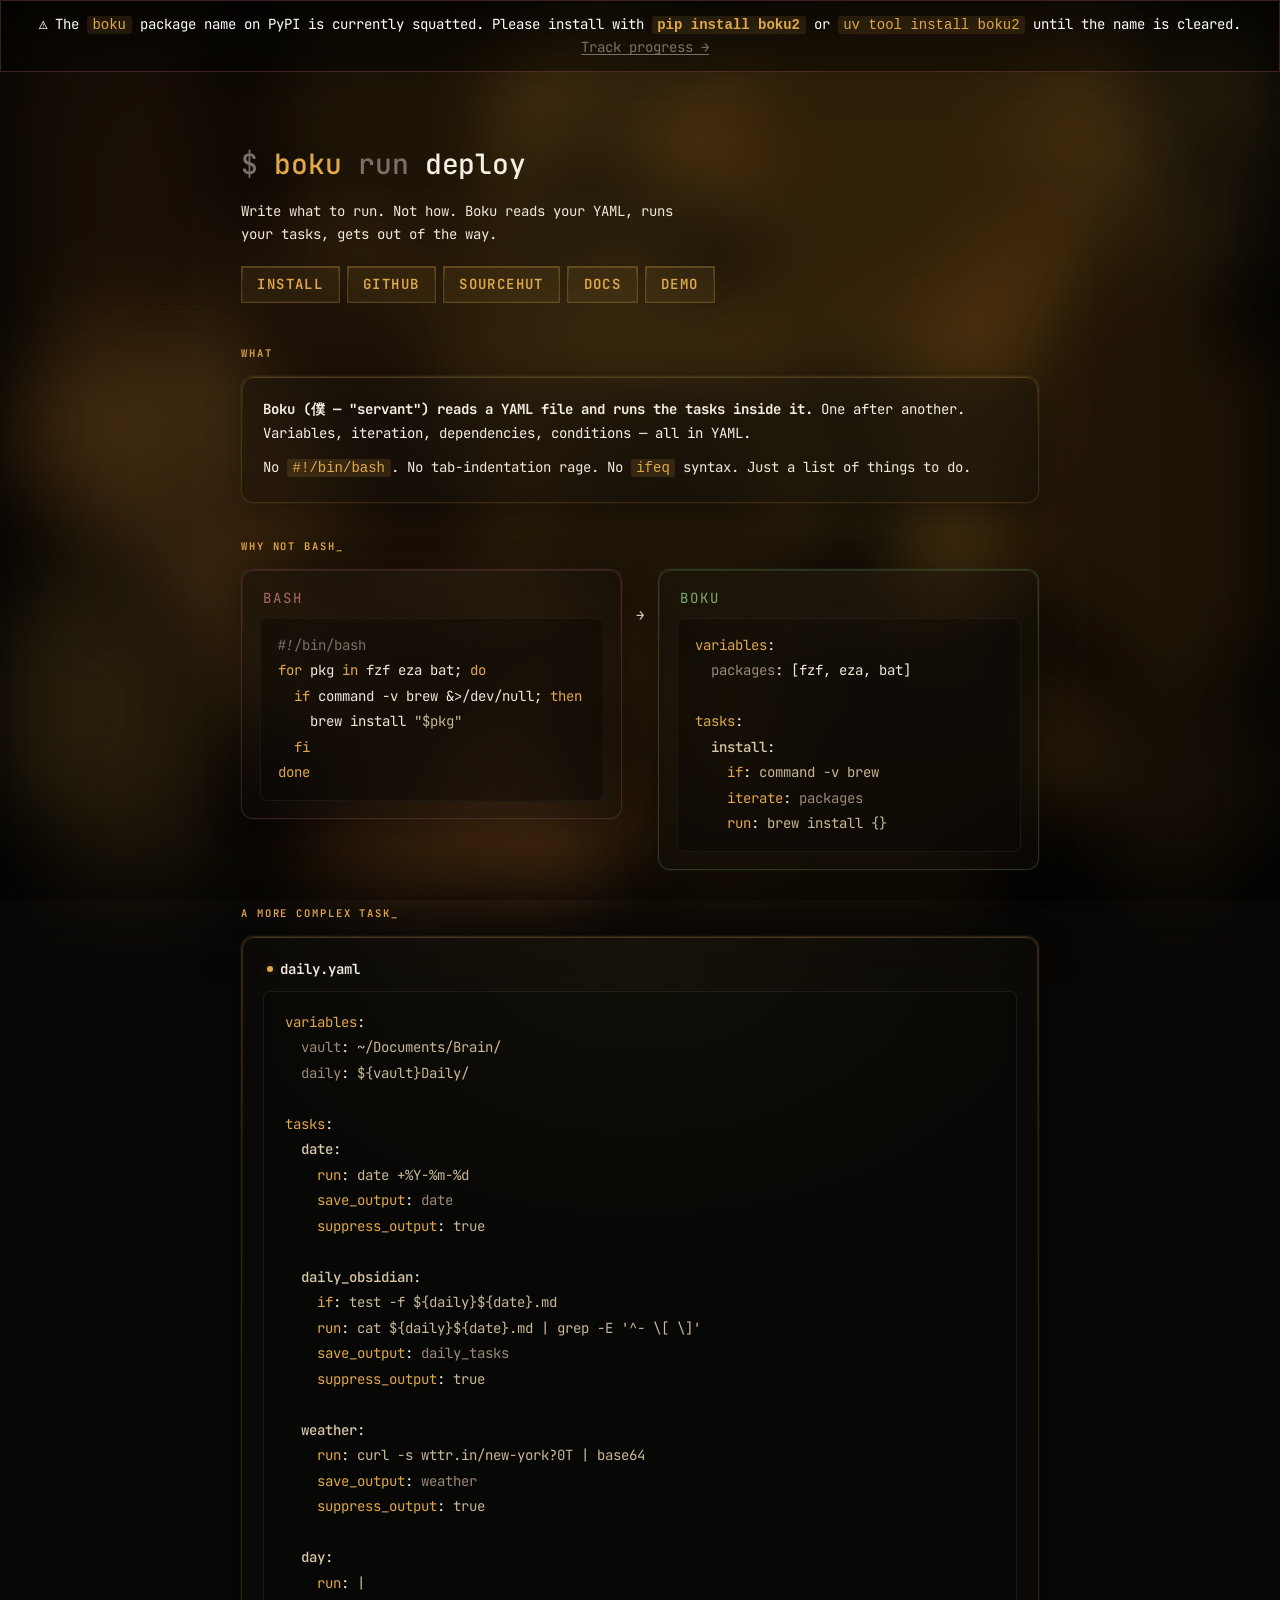
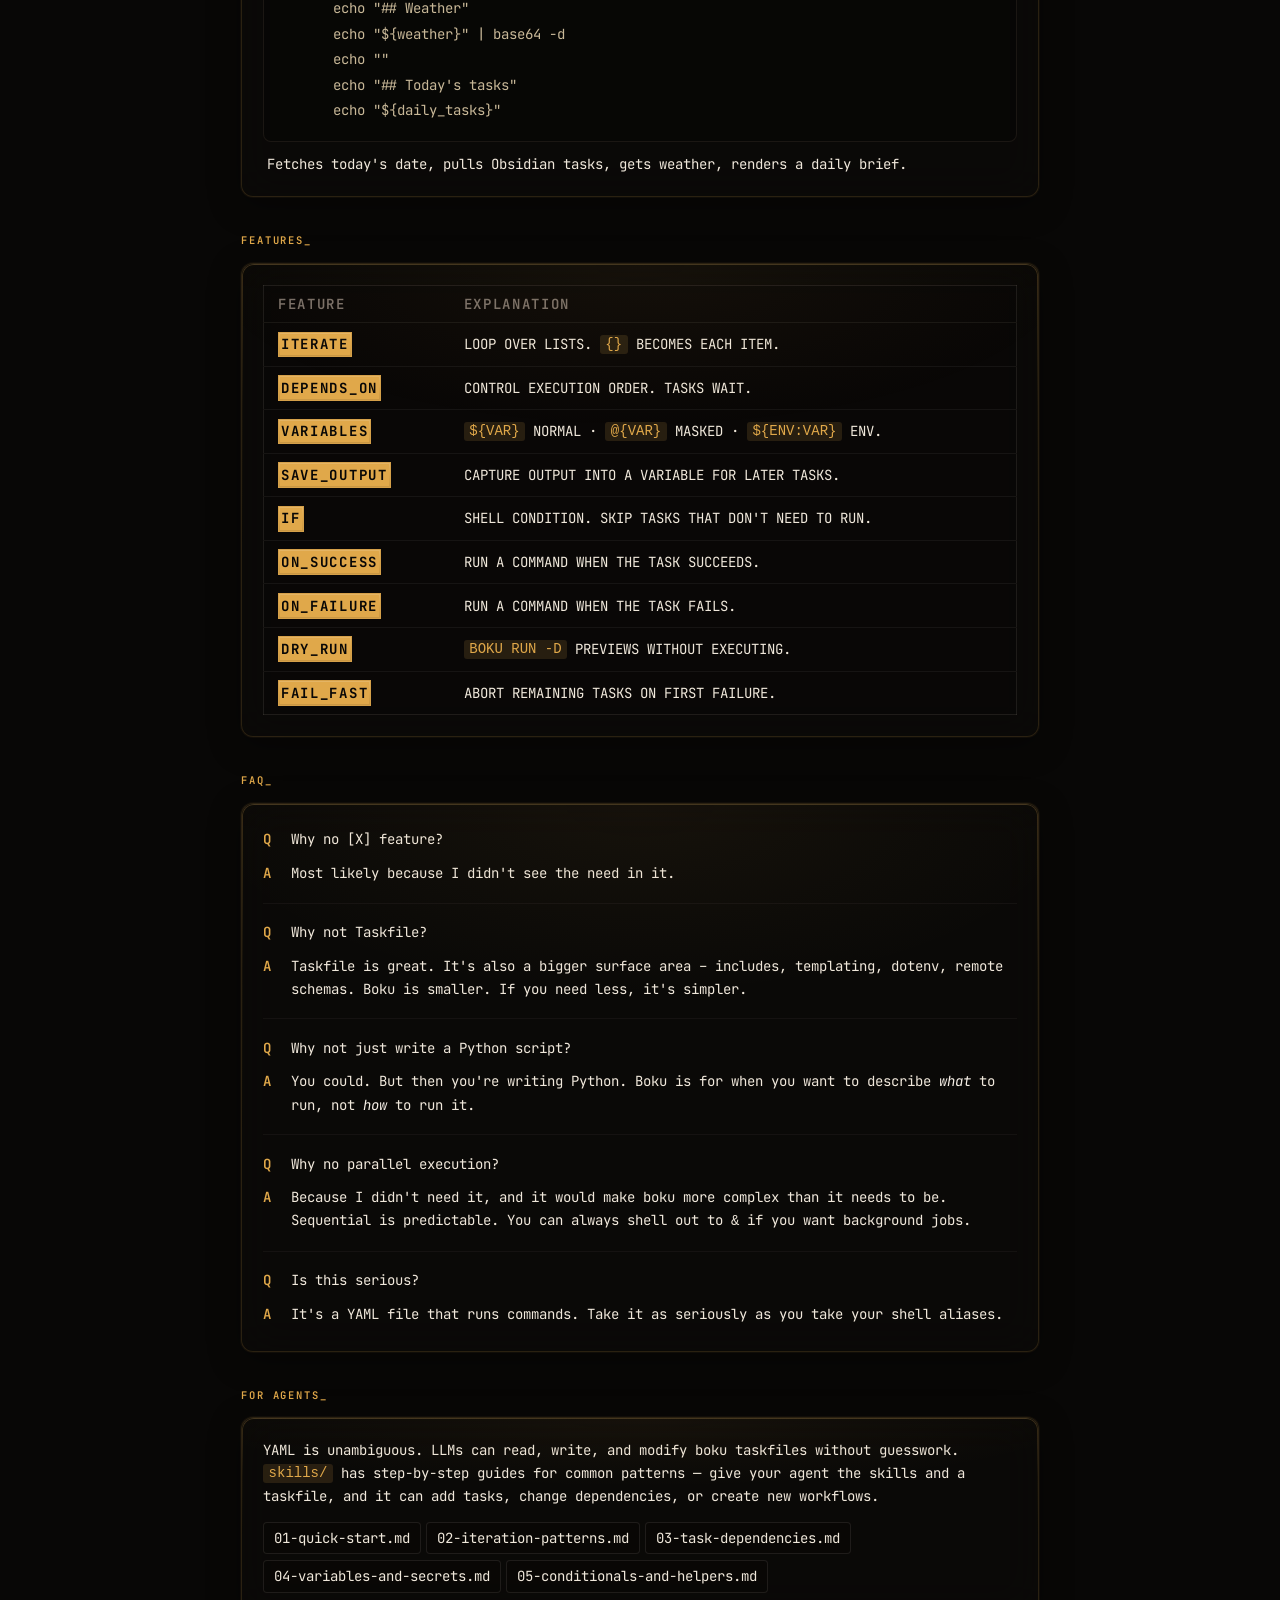
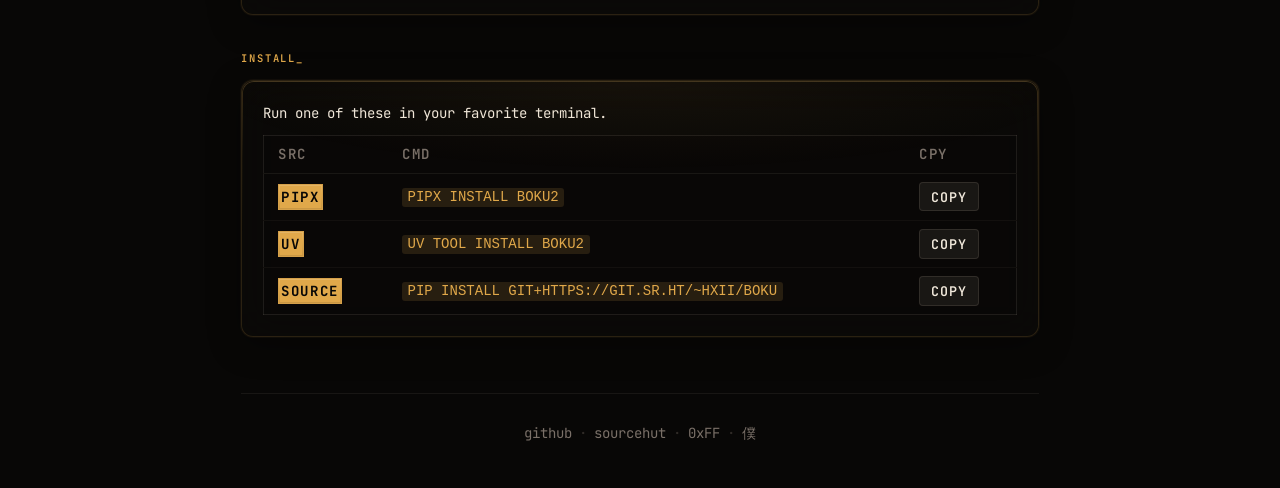
<file: web/index.html>
<!doctype html>
<html lang="en">
  <head>
    <meta charset="UTF-8">
    <meta name="viewport" content="width=device-width, initial-scale=1.0">
    <title>boku — YAML task runner</title>
    <link rel="preconnect" href="https://fonts.googleapis.com">
    <link rel="preconnect" href="https://fonts.gstatic.com" crossorigin>
    <link
      href="https://fonts.googleapis.com/css2?family=JetBrains+Mono:wght@300;400;500;600;700&display=swap"
      rel="stylesheet">
    <link rel="stylesheet" href="style.css">
  </head>
  <body>
    <canvas id="bgCanvas"></canvas>
    <div class="scanlines"></div>
    <div class="vignette"></div>

    <!-- ═══ NAME WARNING ═══ -->
    <div class="warning-banner">
      <span class="warning-icon">⚠️</span>
      The <code>boku</code> package name on PyPI is currently squatted. Please
      install with <strong><code>pip install boku2</code></strong> or
      <code>uv tool install boku2</code> until the name is cleared.
      <a
        href="https://github.com/pypi/support/issues/10729"
        class="warning-link"
        >Track progress →</a
      >
    </div>

    <div class="page">
      <!-- ═══ HERO ═══ -->
      <header class="hero">
        <div class="prompt">
          <span class="dollar">$</span> <span class="cmd crt-glow">boku</span>
          <span class="dim">run</span>
          <span class="scramble crt-glow" id="scramble">deploy</span
          ><span class="cursor crt-glow">█</span>
        </div>
        <p class="tagline">
          Write what to run. Not how. Boku reads your YAML, runs your tasks,
          gets out of the way.
        </p>
        <nav class="hero-nav">
          <a href="#install" class="pixel-btn">install</a>
          <a href="https://github.com/hxii/boku" class="pixel-btn">github</a>
          <a href="https://git.sr.ht/~hxii/boku" class="pixel-btn">sourcehut</a>
          <a
            href="https://github.com/hxii/boku/blob/main/docs/getting-started.md"
            class="pixel-btn"
            >Docs</a
          >
          <a
            href="https://asciinema.org/a/IFzd7KtoQtGOAL18ZZVEy49eq"
            class="pixel-btn"
            >demo</a
          >
        </nav>
      </header>

      <!-- ═══ WHAT ═══ -->
      <section class="intro">
        <h2>what</h2>
        <div class="glass-card">
          <p>
            <strong
              >Boku (僕 — "servant") reads a YAML file and runs the tasks inside
              it.</strong
            >
            One after another. Variables, iteration, dependencies, conditions —
            all in YAML.
          </p>
          <p class="dim">
            No <code>#!/bin/bash</code>. No tab-indentation rage. No
            <code>ifeq</code> syntax. Just a list of things to do.
          </p>
        </div>
      </section>

      <!-- ═══ WHY NOT BASH ═══ -->
      <section class="why">
        <h2>why not bash_</h2>
        <div class="compare">
          <div class="glass-card compare-card compare-bad">
            <div class="compare-label">bash</div>
            <pre class="code-block"><code><span class="dim">#!/bin/bash</span>
<span class="k">for</span> pkg <span class="k">in</span> fzf eza bat; <span class="k">do</span>
  <span class="k">if</span> command -v brew &>/dev/null; <span class="k">then</span>
    brew install <span class="s">"$pkg"</span>
  <span class="k">fi</span>
<span class="k">done</span></code></pre>
          </div>
          <div class="compare-arrow">→</div>
          <div class="glass-card compare-card compare-good">
            <div class="compare-label">boku</div>
            <pre class="code-block"><code><span class="k">variables</span>:
  <span class="v">packages</span>: [fzf, eza, bat]

<span class="k">tasks</span>:
  <span class="t">install</span>:
    <span class="k">if</span>: <span class="s">command -v brew</span>
    <span class="k">iterate</span>: <span class="v">packages</span>
    <span class="k">run</span>: <span class="s">brew install {}</span></code></pre>
          </div>
        </div>
      </section>

      <!-- ═══ COMPLEX EXAMPLE ═══ -->
      <section class="complex-example">
        <h2>a more complex task_</h2>
        <div class="glass-card">
          <div class="example-header">
            <span class="example-dot"></span>
            <span class="example-title">daily.yaml</span>
          </div>
          <pre class="code-block"><code><span class="k">variables</span>:
  <span class="v">vault</span>: <span class="s">~/Documents/Brain/</span>
  <span class="v">daily</span>: <span class="s">${vault}Daily/</span>

<span class="k">tasks</span>:
  <span class="t">date</span>:
    <span class="k">run</span>: <span class="s">date +%Y-%m-%d</span>
    <span class="k">save_output</span>: <span class="v">date</span>
    <span class="k">suppress_output</span>: <span class="s">true</span>

  <span class="t">daily_obsidian</span>:
    <span class="k">if</span>: <span class="s">test -f ${daily}${date}.md</span>
    <span class="k">run</span>: <span class="s">cat ${daily}${date}.md | grep -E '^- \[ \]'</span>
    <span class="k">save_output</span>: <span class="v">daily_tasks</span>
    <span class="k">suppress_output</span>: <span class="s">true</span>

  <span class="t">weather</span>:
    <span class="k">run</span>: <span class="s">curl -s wttr.in/new-york?0T | base64</span>
    <span class="k">save_output</span>: <span class="v">weather</span>
    <span class="k">suppress_output</span>: <span class="s">true</span>

  <span class="t">day</span>:
    <span class="k">run</span>: <span class="s">|</span>
      <span class="s">echo "## Weather"</span>
      <span class="s">echo "${weather}" | base64 -d</span>
      <span class="s">echo ""</span>
      <span class="s">echo "## Today's tasks"</span>
      <span class="s">echo "${daily_tasks}"</span></code></pre>
          <p class="example-desc">
            Fetches today's date, pulls Obsidian tasks, gets weather, renders a
            daily brief.
          </p>
        </div>
      </section>

      <!-- ═══ FEATURES ═══ -->
      <section class="features">
        <h2>features_</h2>
        <div class="glass-card">
          <table>
            <tbody>
              <tr>
                <th>feature</th>
                <th>explanation</th>
              </tr>
              <tr>
                <td>
                  <span class="label" style="animation-delay: 0s">iterate</span>
                </td>
                <td>Loop over lists. <code>{}</code> becomes each item.</td>
              </tr>
              <tr>
                <td>
                  <span class="label" style="animation-delay: -1s"
                    >depends_on</span
                  >
                </td>
                <td>Control execution order. Tasks wait.</td>
              </tr>
              <tr>
                <td>
                  <span class="label" style="animation-delay: -2s"
                    >variables</span
                  >
                </td>
                <td>
                  <code>${var}</code> normal · <code>@{var}</code> masked ·
                  <code>${env:VAR}</code> env.
                </td>
              </tr>
              <tr>
                <td>
                  <span class="label" style="animation-delay: -3s"
                    >save_output</span
                  >
                </td>
                <td>Capture output into a variable for later tasks.</td>
              </tr>
              <tr>
                <td>
                  <span class="label" style="animation-delay: -4s">if</span>
                </td>
                <td>Shell condition. Skip tasks that don't need to run.</td>
              </tr>
              <tr>
                <td>
                  <span class="label" style="animation-delay: -5s"
                    >on_success</span
                  >
                </td>
                <td>Run a command when the task succeeds.</td>
              </tr>
              <tr>
                <td>
                  <span class="label" style="animation-delay: -6s"
                    >on_failure</span
                  >
                </td>
                <td>Run a command when the task fails.</td>
              </tr>
              <tr>
                <td>
                  <span class="label" style="animation-delay: -7s"
                    >dry_run</span
                  >
                </td>
                <td><code>boku run ‐d</code> previews without executing.</td>
              </tr>
              <tr>
                <td>
                  <span class="label" style="animation-delay: -8s"
                    >fail_fast</span
                  >
                </td>
                <td>Abort remaining tasks on first failure.</td>
              </tr>
            </tbody>
          </table>
        </div>
      </section>

      <!-- ═══ FAQ ═══ -->
      <section class="faq">
        <h2>faq_</h2>
        <div class="glass-card">
          <div class="faq-item">
            <div class="faq-row">
              <span class="faq-mark">Q</span>
              <span class="faq-text">Why no [X] feature?</span>
            </div>
            <div class="faq-row">
              <span class="faq-mark">A</span>
              <span class="faq-text"
                >Most likely because I didn't see the need in it.</span
              >
            </div>
          </div>
          <div class="faq-item">
            <div class="faq-row">
              <span class="faq-mark">Q</span>
              <span class="faq-text">Why not Taskfile?</span>
            </div>
            <div class="faq-row">
              <span class="faq-mark">A</span>
              <span class="faq-text"
                >Taskfile is great. It's also a bigger surface area – includes,
                templating, dotenv, remote schemas. Boku is smaller. If you need
                less, it's simpler.</span
              >
            </div>
          </div>
          <div class="faq-item">
            <div class="faq-row">
              <span class="faq-mark">Q</span>
              <span class="faq-text">Why not just write a Python script?</span>
            </div>
            <div class="faq-row">
              <span class="faq-mark">A</span>
              <span class="faq-text"
                >You could. But then you're writing Python. Boku is for when you
                want to describe <em>what</em> to run, not <em>how</em> to run
                it.</span
              >
            </div>
          </div>
          <div class="faq-item">
            <div class="faq-row">
              <span class="faq-mark">Q</span>
              <span class="faq-text">Why no parallel execution?</span>
            </div>
            <div class="faq-row">
              <span class="faq-mark">A</span>
              <span class="faq-text"
                >Because I didn't need it, and it would make boku more complex
                than it needs to be. Sequential is predictable. You can always
                shell out to <code>&amp;</code> if you want background
                jobs.</span
              >
            </div>
          </div>
          <div class="faq-item">
            <div class="faq-row">
              <span class="faq-mark">Q</span>
              <span class="faq-text">Is this serious?</span>
            </div>
            <div class="faq-row">
              <span class="faq-mark">A</span>
              <span class="faq-text"
                >It's a YAML file that runs commands. Take it as seriously as
                you take your shell aliases.</span
              >
            </div>
          </div>
        </div>
      </section>

      <!-- ═══ AGENTS ═══ -->
      <section class="agents">
        <h2>for agents_</h2>
        <div class="glass-card">
          <p>
            YAML is unambiguous. LLMs can read, write, and modify boku taskfiles
            without guesswork. <code>skills/</code> has step‐by‐step guides for
            common patterns — give your agent the skills and a taskfile, and it
            can add tasks, change dependencies, or create new workflows.
          </p>
          <ul class="skills-list">
            <li>01‐quick‐start.md</li>
            <li>02‐iteration‐patterns.md</li>
            <li>03‐task‐dependencies.md</li>
            <li>04‐variables‐and‐secrets.md</li>
            <li>05‐conditionals‐and‐helpers.md</li>
          </ul>
        </div>
      </section>

      <!-- ═══ INSTALL ═══ -->
      <section class="install" id="install">
        <h2>install_</h2>
        <div class="glass-card">
          <p>Run one of these in your favorite terminal.</p>
          <table class="install-table">
            <thead>
              <tr>
                <th>src</th>
                <th>cmd</th>
                <th>cpy</th>
              </tr>
            </thead>
            <tbody>
              <tr>
                <td><span class="label">pipx</span></td>
                <td><code>pipx install boku2</code></td>
                <td>
                  <button class="copy-btn" data-clip="pipx install boku2">
                    copy
                  </button>
                </td>
              </tr>
              <tr>
                <td><span class="label">uv</span></td>
                <td><code>uv tool install boku2</code></td>
                <td>
                  <button class="copy-btn" data-clip="uv tool install boku2">
                    copy
                  </button>
                </td>
              </tr>
              <tr>
                <td><span class="label">source</span></td>
                <td>
                  <code>pip install git+https://git.sr.ht/~hxii/boku</code>
                </td>
                <td>
                  <button
                    class="copy-btn"
                    data-clip="pip install git+https://git.sr.ht/~hxii/boku"
                  >
                    copy
                  </button>
                </td>
              </tr>
            </tbody>
          </table>
        </div>
      </section>

      <!-- ═══ FOOTER ═══ -->
      <footer>
        <a href="https://github.com/hxii/boku">github</a>
        <span class="dot">·</span>
        <a href="https://git.sr.ht/~hxii">sourcehut</a>
        <span class="dot">·</span>
        <a href="https://0xff.nu">0xFF</a>
        <span class="dot">·</span>
        <span class="dim">僕</span>
      </footer>
    </div>

    <script>
      // ── Progressive scrambling animation ──
      const words = [
        "deploy",
        "build",
        "daily",
        "health",
        "setup",
        "sync",
        "backup",
        "lint",
      ];
      const el = document.getElementById("scramble");
      const CHARS = "▗▘▙▚▛▜▝▞▟░▒▓▉▉█▄▅▆▇";
      const SCRAMBLE_PASSES = 4;
      let wordIdx = 0;
      let state = "scramble-in"; // scramble-in | hold | transition
      let settled = [];
      let scrambleCount = [];
      let timerId = null;

      function randChar() {
        return CHARS[Math.floor(Math.random() * CHARS.length)];
      }
      function delay(fn, ms) {
        clearTimeout(timerId);
        timerId = setTimeout(fn, Math.max(ms, 1));
      }

      function display() {
        const cur = words[wordIdx];
        const nxt = words[(wordIdx + 1) % words.length];
        const maxLen = Math.max(cur.length, nxt.length);
        let text = "";
        for (let i = 0; i < maxLen; i++) {
          if (state === "scramble-in") {
            text += i < cur.length && settled[i] ? cur[i] : randChar();
          } else if (state === "transition") {
            if (scrambleCount[i] >= SCRAMBLE_PASSES) {
              text += i < nxt.length ? nxt[i] : " ";
            } else {
              text += randChar();
            }
          } else {
            text += i < cur.length ? cur[i] : " ";
          }
        }
        el.textContent = text;
      }

      function tick() {
        const cur = words[wordIdx];
        const nxt = words[(wordIdx + 1) % words.length];

        if (state === "scramble-in") {
          // Progressive reveal: settle one new position each tick
          const nextUnsettled = settled.indexOf(false);
          if (nextUnsettled !== -1) {
            settled[nextUnsettled] = true;
            display();
            if (nextUnsettled === cur.length - 1) {
              state = "hold";
              delay(tick, 2200);
            } else {
              delay(tick, 70 + Math.random() * 70);
            }
          } else {
            state = "hold";
            delay(tick, 2200);
          }
          return;
        }

        if (state === "hold") {
          // Begin transition to next word
          const maxLen = Math.max(cur.length, nxt.length);
          scrambleCount = new Array(maxLen).fill(0);
          state = "transition";
          delay(tick, 80);
          return;
        }

        if (state === "transition") {
          // Progressive scramble: advance wave front
          const front = scrambleCount.findIndex((c) => c < SCRAMBLE_PASSES);
          if (front !== -1) {
            for (
              let i = front;
              i < Math.min(front + 3, scrambleCount.length);
              i++
            ) {
              if (scrambleCount[i] < SCRAMBLE_PASSES) scrambleCount[i]++;
            }
            display();
            delay(tick, 35 + Math.random() * 45);
          } else {
            wordIdx = (wordIdx + 1) % words.length;
            settled = new Array(words[wordIdx].length).fill(false);
            state = "scramble-in";
            delay(tick, 600);
          }
        }
      }

      // Initialize: fully scrambled
      settled = new Array(words[0].length).fill(false);
      el.textContent = words[0].replace(/./g, () => randChar());
      delay(tick, 800);

      // ── Cursor blink ──
      setInterval(
        () =>
          document
            .querySelectorAll(".cursor")
            .forEach((c) => c.classList.toggle("off")),
        800,
      );

      // ── Copy-to-clipboard ──
      document.querySelectorAll(".copy-btn").forEach((btn) => {
        btn.addEventListener("click", () => {
          const text = btn.dataset.clip;
          navigator.clipboard
            .writeText(text)
            .then(() => {
              btn.textContent = "copied";
              btn.classList.add("copied");
              setTimeout(() => {
                btn.textContent = "copy";
                btn.classList.remove("copied");
              }, 1500);
            })
            .catch(() => {
              btn.textContent = "error";
              setTimeout(() => {
                btn.textContent = "copy";
              }, 1500);
            });
        });
      });

      // ── Gooey liquid metaball background ──
      const canvas = document.getElementById("bgCanvas");
      const ctx = canvas.getContext("2d");
      let w, h;

      function resize() {
        w = canvas.width = window.innerWidth;
        h = canvas.height = window.innerHeight;
      }
      window.addEventListener("resize", resize);
      resize();

      // CSS filter on canvas creates the metaball "goo" blending
      canvas.style.filter = "blur(36px) contrast(1.08)";

      // Monochromatic warm palette — amber tones only, matching site accent #e0a84a
      const palette = [
        { h: 32, s: 55, l: 38 },
        { h: 36, s: 60, l: 42 },
        { h: 40, s: 50, l: 35 },
        { h: 34, s: 65, l: 45 },
        { h: 38, s: 45, l: 32 },
        { h: 30, s: 58, l: 40 },
      ];

      // Morphing blob: vertices orbit the center, each with its own sine distortion
      class LiquidBlob {
        constructor(cx, cy, baseR, color) {
          this.cx = cx;
          this.cy = cy;
          this.baseR = baseR;
          this.color = color;
          this.verts = 16; // vertices around the blob
          this.phases = [];
          this.freqs = [];
          this.amps = [];
          for (let i = 0; i < this.verts; i++) {
            this.phases.push(Math.random() * Math.PI * 2);
            this.freqs.push(0.3 + Math.random() * 0.7);
            this.amps.push(0.1 + Math.random() * 0.35);
          }
          this.vx = (Math.random() - 0.5) * 0.15;
          this.vy = (Math.random() - 0.5) * 0.15;
          this.opBase = 0.05 + Math.random() * 0.15;
          this.opAmp = 0.03 + Math.random() * 0.1;
          this.opFreq = 0.6 + Math.random() * 0.8;
          this.opPhase = Math.random() * Math.PI * 2;
        }

        update(dt) {
          this.cx += this.vx;
          this.cy += this.vy;
          // Boundary wrap with margin
          const m = this.baseR * 1.2;
          if (this.cx < -m) this.cx = w + m;
          if (this.cx > w + m) this.cx = -m;
          if (this.cy < -m) this.cy = h + m;
          if (this.cy > h + m) this.cy = -m;
        }

        draw(ctx, t) {
          const s = t * 0.001;
          ctx.beginPath();
          for (let i = 0; i <= this.verts; i++) {
            const idx = i % this.verts;
            const angle = (idx / this.verts) * Math.PI * 2;
            const morph =
              Math.sin(s * this.freqs[idx] + this.phases[idx]) *
              this.baseR *
              this.amps[idx];
            const r = this.baseR + morph;
            const x = this.cx + Math.cos(angle) * r;
            const y = this.cy + Math.sin(angle) * r;
            if (i === 0) ctx.moveTo(x, y);
            else ctx.lineTo(x, y);
          }
          ctx.closePath();
          // Semi-transparent fill — blur filter handles the gooey blending
          const op = Math.min(
            0.8,
            Math.max(
              0.15,
              this.opBase +
                Math.sin(s * this.opFreq + this.opPhase) * this.opAmp,
            ),
          );
          ctx.fillStyle = `hsla(${this.color.h}, ${this.color.s}%, ${this.color.l}%, ${op})`;
          ctx.fill();
        }
      }

      // Create blobs spaced across the screen
      const blobs = [];
      const cols = 5,
        rows = 3;
      for (let row = 0; row < rows; row++) {
        for (let col = 0; col < cols; col++) {
          const cx = ((col + 0.5) * w) / cols + (Math.random() - 0.5) * 80;
          const cy = ((row + 0.5) * h) / rows + (Math.random() - 0.5) * 60;
          const r = 120 + Math.random() * 120;
          const color = palette[(row * cols + col) % palette.length];
          blobs.push(new LiquidBlob(cx, cy, r, color));
        }
      }

      // Extra small slow blobs for organic feel
      for (let i = 0; i < 6; i++) {
        const cx = Math.random() * w;
        const cy = Math.random() * h;
        const r = 50 + Math.random() * 70;
        const color = palette[Math.floor(Math.random() * palette.length)];
        blobs.push(new LiquidBlob(cx, cy, r, color));
      }

      let lastTime = 0;
      function animate(now) {
        const dt = Math.min(now - lastTime, 50); // cap delta
        lastTime = now;

        ctx.clearRect(0, 0, w, h);

        // Draw a subtle dark base so blobs aren't invisible on pure black
        ctx.fillStyle = "rgba(8, 7, 6, 0.4)";
        ctx.fillRect(0, 0, w, h);

        for (const b of blobs) {
          b.update(dt);
          b.draw(ctx, now);
        }
        requestAnimationFrame(animate);
      }
      requestAnimationFrame(animate);

      // ── Entrance animation ──
      const observer = new IntersectionObserver(
        (entries) => {
          entries.forEach((e) => {
            if (e.isIntersecting) e.target.classList.add("visible");
          });
        },
        { threshold: 0.05, rootMargin: "0px 0px -40px 0px" },
      );
      document
        .querySelectorAll("section, footer")
        .forEach((el) => observer.observe(el));
      setTimeout(
        () =>
          document.querySelectorAll("section, footer").forEach((el) => {
            const r = el.getBoundingClientRect();
            if (r.top < window.innerHeight + 50 && r.bottom > -50)
              el.classList.add("visible");
          }),
        50,
      );
    </script>
  </body>
</html>
</file>
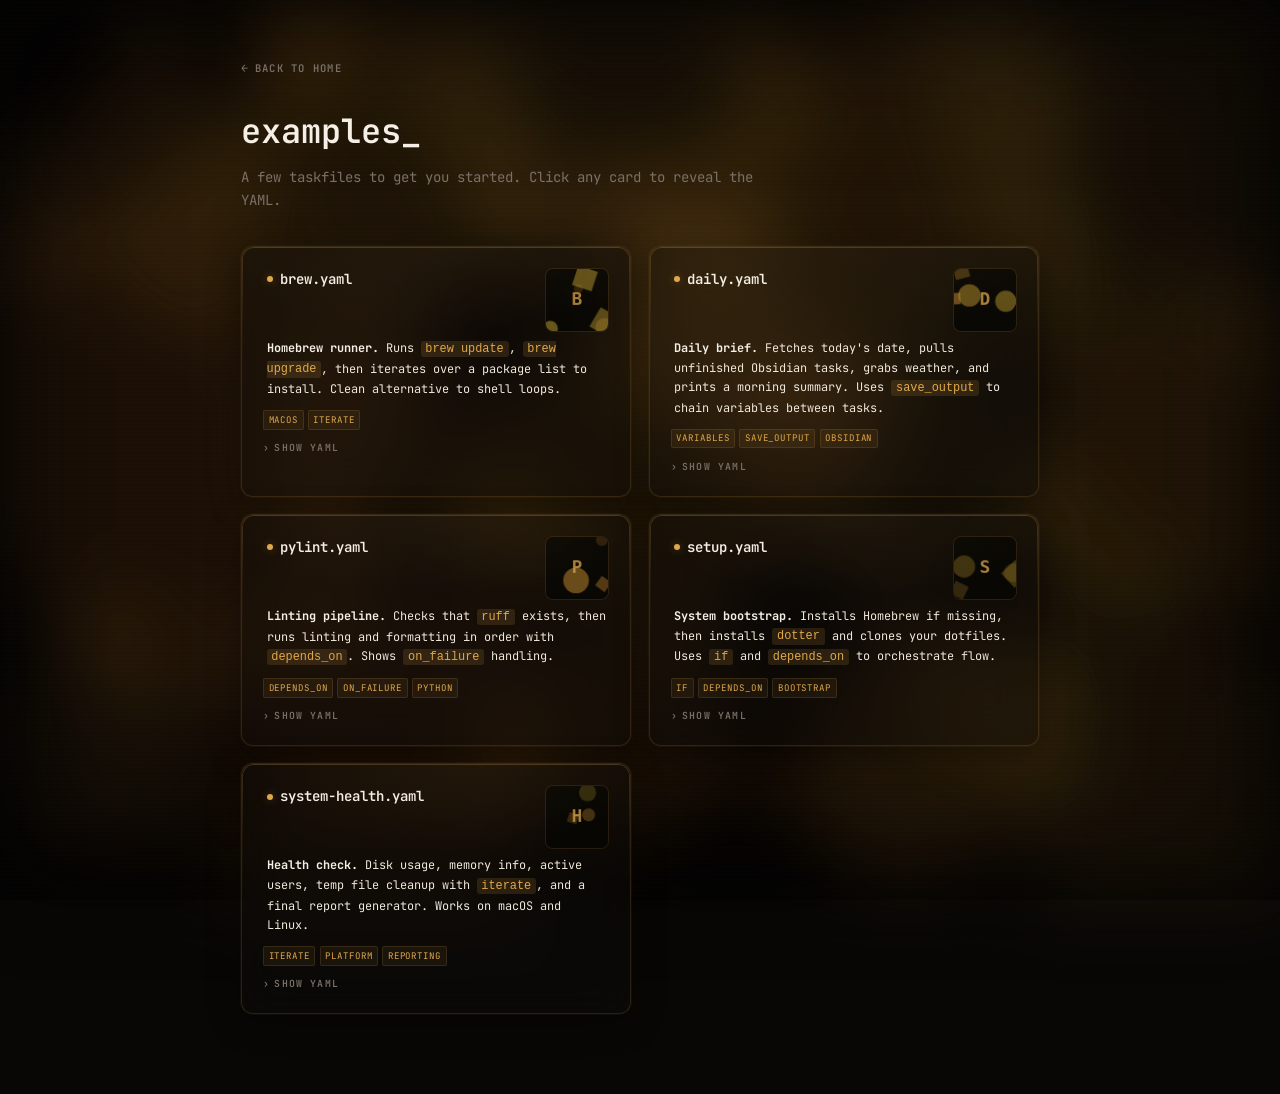
<file: web/examples.html>
<!doctype html>
<html lang="en">
<head>
<meta charset="UTF-8">
<meta name="viewport" content="width=device-width, initial-scale=1.0">
<title>boku — examples</title>
<link rel="preconnect" href="https://fonts.googleapis.com">
<link rel="preconnect" href="https://fonts.gstatic.com" crossorigin>
<link href="https://fonts.googleapis.com/css2?family=JetBrains+Mono:wght@300;400;500;600;700&display=swap" rel="stylesheet">
<link rel="stylesheet" href="style.css">
<style>
  .back-link {
    display: inline-flex; align-items: center; gap: 0.4rem;
    color: var(--text-dim); text-decoration: none;
    text-transform: uppercase; letter-spacing: 0.12em;
    font-size: 0.75rem; font-weight: 600;
    margin-bottom: 2rem; transition: color 0.15s;
  }
  .back-link:hover { color: var(--hi); }
  .back-link::before { content: "←"; font-size: 1.1em; }

  .page-title {
    font-size: clamp(1.6rem, 4vw, 2.4rem); font-weight: 600;
    color: var(--text-bright); margin-bottom: 0.5rem;
    animation: crt-flicker-heading 5s infinite;
  }

  .page-subtitle { color: var(--text-dim); margin-bottom: 2.5rem; max-width: 520px; line-height: 1.6; }

  .examples-grid {
    display: grid;
    grid-template-columns: repeat(auto-fill, minmax(320px, 1fr));
    gap: 1.25rem;
  }
  @media (max-width: 640px) { .examples-grid { grid-template-columns: 1fr; } }

  .card-avatar {
    float: right; width: 64px; height: 64px; border-radius: 8px;
    border: 1px solid rgba(212, 160, 74, 0.15);
    background: rgba(0, 0, 0, 0.3);
    margin-left: 0.75rem; margin-bottom: 0.5rem;
    transition: transform 0.2s;
  }
  .glass-card:hover .card-avatar { transform: scale(1.05); }

  .example-desc { color: var(--text); line-height: 1.65; font-size: 0.85rem; margin-bottom: 0.75rem; clear: both; }
  .example-desc strong { color: var(--text-bright); }

  .example-tags { display: flex; gap: 0.3rem; flex-wrap: wrap; margin-bottom: 0; }
  .example-tag {
    font-size: 0.65rem; text-transform: uppercase; letter-spacing: 0.1em;
    padding: 0.15em 0.5em; background: rgba(212, 160, 74, 0.08);
    border: 1px solid rgba(212, 160, 74, 0.15); border-radius: 2px;
    color: var(--hi);
  }

  .example-code { display: none; margin-top: 0.75rem; }
  .example-code.open { display: block; animation: slideDown 0.2s ease-out; }
  @keyframes slideDown { from { opacity: 0; transform: translateY(-6px); } to { opacity: 1; transform: translateY(0); } }

  .copy-btn {
    position: absolute; top: 0.5rem; right: 0.5rem;
    font-family: var(--font); font-size: 0.65rem; font-weight: 600;
    text-transform: uppercase; letter-spacing: 0.08em;
    padding: 0.3em 0.7em; color: var(--text-dim);
    background: rgba(8, 7, 6, 0.5); border: 1px solid rgba(122, 112, 104, 0.2);
    border-radius: 3px; cursor: pointer; transition: all 0.15s; z-index: 10;
  }
  .copy-btn:hover { color: var(--text); background: rgba(122, 112, 104, 0.15); border-color: rgba(122, 112, 104, 0.35); }
  .copy-btn.copied { color: var(--good); border-color: var(--good-border); background: rgba(106, 154, 90, 0.15); }

  .expand-hint {
    text-transform: uppercase; letter-spacing: 0.12em; color: var(--text-dim);
    font-size: 0.7rem; font-weight: 600; display: flex; align-items: center;
    gap: 0.3rem; margin-top: 0.75rem; cursor: pointer;
  }
  .expand-hint .arrow { transition: transform 0.2s; display: inline-block; }
  .glass-card.open .expand-hint .arrow { transform: rotate(90deg); }
</style>
</head>
<body>
<canvas id="bgCanvas"></canvas>
<div class="scanlines"></div>
<div class="vignette"></div>

<div class="page">
  <a href="index.html" class="back-link">back to home</a>
  <h1 class="page-title">examples_</h1>
  <p class="page-subtitle">A few taskfiles to get you started. Click any card to reveal the YAML.</p>

  <div class="examples-grid">

    <!-- BREW -->
    <div class="glass-card" data-name="brew">
      <canvas class="card-avatar" data-example="brew" width="64" height="64"></canvas>
      <div class="example-header"><span class="example-dot"></span><span class="example-title">brew.yaml</span></div>
      <p class="example-desc"><strong>Homebrew runner.</strong> Runs <code>brew update</code>, <code>brew upgrade</code>, then iterates over a package list to install. Clean alternative to shell loops.</p>
      <div class="example-tags"><span class="example-tag">macos</span><span class="example-tag">iterate</span></div>
      <div class="expand-hint"><span class="arrow">›</span> show yaml</div>
      <div class="example-code">
        <div class="code-block">
          <button class="copy-btn">copy</button>
          <pre># Run `brew update`, `brew upgrade` and install some packages
version: 0.2.4
author: hxii <hxii@0xff.nu>
description: Run brew updates
variables:
  packages: [eza, bat, jq]
tasks:
  brew_update:
    run: brew update
  brew_upgrade:
    run: brew upgrade
  brew_packages:
    iterate: packages
    run: brew install {}</pre>
        </div>
      </div>
    </div>

    <!-- DAILY -->
    <div class="glass-card" data-name="daily">
      <canvas class="card-avatar" data-example="daily" width="64" height="64"></canvas>
      <div class="example-header"><span class="example-dot"></span><span class="example-title">daily.yaml</span></div>
      <p class="example-desc"><strong>Daily brief.</strong> Fetches today's date, pulls unfinished Obsidian tasks, grabs weather, and prints a morning summary. Uses <code>save_output</code> to chain variables between tasks.</p>
      <div class="example-tags"><span class="example-tag">variables</span><span class="example-tag">save_output</span><span class="example-tag">obsidian</span></div>
      <div class="expand-hint"><span class="arrow">›</span> show yaml</div>
      <div class="example-code">
        <div class="code-block">
          <button class="copy-btn">copy</button>
          <pre>version: 0.2.4
variables:
  vault: ~/Documents/Brain/
  daily: ${vault}Daily/
tasks:
  date:
    run: date +%Y-%m-%d
    save_output: date
    suppress_output: true
  daily_obsidian:
    if: test -f ${daily}${date}.md
    run: cat ${daily}${date}.md | grep -E '^- \[ \]'
    save_output: daily_tasks
    suppress_output: true
  weather:
    run: curl -s wttr.in/new-york?0T | base64
    save_output: weather
    suppress_output: true
  day:
    run: |
      echo "## Weather"
      echo "${weather}" | base64 -d
      echo ""
      echo "## Today's tasks"
      echo "${daily_tasks}"</pre>
        </div>
      </div>
    </div>

    <!-- PYLINT -->
    <div class="glass-card" data-name="pylint">
      <canvas class="card-avatar" data-example="pylint" width="64" height="64"></canvas>
      <div class="example-header"><span class="example-dot"></span><span class="example-title">pylint.yaml</span></div>
      <p class="example-desc"><strong>Linting pipeline.</strong> Checks that <code>ruff</code> exists, then runs linting and formatting in order with <code>depends_on</code>. Shows <code>on_failure</code> handling.</p>
      <div class="example-tags"><span class="example-tag">depends_on</span><span class="example-tag">on_failure</span><span class="example-tag">python</span></div>
      <div class="expand-hint"><span class="arrow">›</span> show yaml</div>
      <div class="example-code">
        <div class="code-block">
          <button class="copy-btn">copy</button>
          <pre>version: 0.2.4
author: Paul (hxii) Glushak
description: Run ruff code linting and formatting

tasks:
  ensure_ruff:
    run: command -v ruff
    on_failure: echo "Ruff not available!"
  ruff_lint:
    depends_on: [ensure_ruff]
    run: ruff check . --fix
  ruff_format:
    depends_on: [ruff_lint]
    run: ruff format .
  confetti:
    depends_on: [ruff_lint, ruff_format]
    run: echo "All good!"</pre>
        </div>
      </div>
    </div>

    <!-- SETUP -->
    <div class="glass-card" data-name="setup">
      <canvas class="card-avatar" data-example="setup" width="64" height="64"></canvas>
      <div class="example-header"><span class="example-dot"></span><span class="example-title">setup.yaml</span></div>
      <p class="example-desc"><strong>System bootstrap.</strong> Installs Homebrew if missing, then installs <code>dotter</code> and clones your dotfiles. Uses <code>if</code> and <code>depends_on</code> to orchestrate flow.</p>
      <div class="example-tags"><span class="example-tag">if</span><span class="example-tag">depends_on</span><span class="example-tag">bootstrap</span></div>
      <div class="expand-hint"><span class="arrow">›</span> show yaml</div>
      <div class="example-code">
        <div class="code-block">
          <button class="copy-btn">copy</button>
          <pre># System setup using brew and dotter
version: 0.2.4
author: hxii <hxii@0xff.nu>
description: System Configurator
variables:
  dots: "git.sr.ht:~hxii/dotfiles"
  brew: /bin/bash -c "$(curl -fsSL https://raw.githubusercontent.com/Homebrew/install/HEAD/install.sh)"
tasks:
  install_brew:
    if: "! command -v brew"
    run: ${brew}
  ensure_brew:
    run: command -v brew
  install_dotter:
    if: "! brew list -1 | grep dotter"
    depends_on: [ensure_brew]
    run: brew install dotter
  clone_dos:
    working_dir: ~/
    run: git clone ${dots}
  dotter:
    working_dir: ~/dotfiles
    run: dotter</pre>
        </div>
      </div>
    </div>

    <!-- SYSTEM HEALTH -->
    <div class="glass-card" data-name="health">
      <canvas class="card-avatar" data-example="health" width="64" height="64"></canvas>
      <div class="example-header"><span class="example-dot"></span><span class="example-title">system-health.yaml</span></div>
      <p class="example-desc"><strong>Health check.</strong> Disk usage, memory info, active users, temp file cleanup with <code>iterate</code>, and a final report generator. Works on macOS and Linux.</p>
      <div class="example-tags"><span class="example-tag">iterate</span><span class="example-tag">platform</span><span class="example-tag">reporting</span></div>
      <div class="expand-hint"><span class="arrow">›</span> show yaml</div>
      <div class="example-code">
        <div class="code-block">
          <button class="copy-btn">copy</button>
          <pre>version: 0.2.4
author: Paul (hxii) Glushak <paul@glushak.net>
description: System health check (macOS + Linux)

variables:
  disk_warn_pct: 80
  clean_dirs:
    - /tmp
    - ~/.Trash
  report_file: /tmp/system-report-${env:USER}.txt

tasks:
  hostname:
    description: Show the system hostname
    run: hostname -s

  disk_check:
    description: Check root disk usage
    run: df -h / | tail -1
    save_output: disk_line

  memory_usage:
    description: Show memory info
    run: |
      if [ "$(uname)" = Darwin ]; then
        vm_stat | head -3
      else
        free -h
      fi

  cleanup_preview:
    description: Preview cleanup targets
    depends_on: [disk_check]
    run: |
      for d in /tmp ~/.Trash; do
        t=$(eval echo "$d")
        test -d "$t" && du -sh "$t" 2>/dev/null
      done
    save_output: cleanup_info

  do_cleanup:
    description: Clean temp and trash dirs
    depends_on: [cleanup_preview]
    if: test -d /tmp
    run: 'rm -rf {} 2>/dev/null; echo Cleaned'
    iterate: clean_dirs

  generate_report:
    description: Write health report to file
    depends_on: [hostname, disk_check, memory_usage]
    run: |
      {
        echo "=== System Health ==="
        echo "Host: $(hostname -s)"
        echo "User: ${env:USER}"
        echo "Date: $(date)"
        echo ""
        df -h /
      } | tee "${report_file}"

  quick:
    description: Quick system overview (no deps)
    run: |
      echo "Host: $(hostname -s)"
      echo "OS:   $(uname -srm)"
      echo "Up:   $(uptime | awk -F 'up ' '{print $2}' | awk -F ',' '{print $1}')"
      echo "Disk: $(df -h / | tail -1 | awk '{print $3}') used</pre>
        </div>
      </div>
    </div>

  </div>
</div>

<script src="examples.js"></script>
</body>
</html>
</file>
<file: web/style.css>
/* ═══════════════════════════════════════════
   BOKU — Cozy Terminal
   Glassmorphism · Blobs · CRT Flicker · Ligatures
   ═══════════════════════════════════════════ */

:root {
  --bg: #080706;
  --surface: rgba(16, 14, 12, 0.4);
  --border: rgba(212, 160, 74, 0.16);
  --hi: #e0a84a;
  --hi-dim: rgba(212, 160, 74, 0.15);
  --hi-glow: rgba(212, 160, 74, 0.35);
  --text: #f0e8db;
  --text-bright: #f5efe6;
  --text-dim: #7a7068;
  --code-key: #e0a84a;
  --code-str: #c8b898;
  --code-var: #9a8a78;
  --code-task: #d8c8a8;
  --good: #7aaa6a;
  --good-border: rgba(106, 154, 90, 0.3);
  --bad: #aa6a6a;
  --bad-border: rgba(154, 90, 90, 0.3);
  --font: "JetBrains Mono", monospace;
  --radius: 12px;
  --glass-blur: 20px;
}

*,
*::before,
*::after {
  box-sizing: border-box;
  margin: 0;
  padding: 0;
}

html {
  scroll-behavior: smooth;
  font: 400 14px/1.6 var(--font);
  color: var(--text);
  background: var(--bg);
  -webkit-font-smoothing: antialiased;
  text-rendering: optimizeLegibility;
  overflow-x: hidden;
  /* Ligatures */
  font-variant-ligatures: contextual;
  font-feature-settings:
    "calt" 1,
    "liga" 1;
}

body {
  background: transparent;
}

/* ═══════════════════════════════════════════
   CRT GLOW FLICKER
   ═══════════════════════════════════════════ */

@keyframes crt-flicker-subtle {
  0%,
  100% {
    text-shadow:
      0 0 18px rgba(212, 160, 74, 0.35),
      0 0 36px rgba(212, 160, 74, 0.1);
  }
  5% {
    text-shadow:
      0 0 14px rgba(212, 160, 74, 0.28),
      0 0 28px rgba(212, 160, 74, 0.08);
  }
  10% {
    text-shadow:
      0 0 20px rgba(212, 160, 74, 0.4),
      0 0 40px rgba(212, 160, 74, 0.12);
  }
  15% {
    text-shadow:
      0 0 16px rgba(212, 160, 74, 0.32),
      0 0 32px rgba(212, 160, 74, 0.09);
  }
  50% {
    text-shadow:
      0 0 18px rgba(212, 160, 74, 0.35),
      0 0 36px rgba(212, 160, 74, 0.1);
  }
  52% {
    text-shadow:
      0 0 10px rgba(212, 160, 74, 0.2),
      0 0 20px rgba(212, 160, 74, 0.05);
  }
  54% {
    text-shadow:
      0 0 18px rgba(212, 160, 74, 0.35),
      0 0 36px rgba(212, 160, 74, 0.1);
  }
  80% {
    text-shadow:
      0 0 18px rgba(212, 160, 74, 0.35),
      0 0 36px rgba(212, 160, 74, 0.1);
  }
  82% {
    text-shadow:
      0 0 12px rgba(212, 160, 74, 0.25),
      0 0 24px rgba(212, 160, 74, 0.07);
  }
  84% {
    text-shadow:
      0 0 18px rgba(212, 160, 74, 0.35),
      0 0 36px rgba(212, 160, 74, 0.1);
  }
}

@keyframes crt-flicker-text {
  0%,
  100% {
    text-shadow: 0 0 10px rgba(240, 232, 220, 0.15);
  }
  7% {
    text-shadow: 0 0 8px rgba(240, 232, 220, 0.12);
  }
  13% {
    text-shadow: 0 0 12px rgba(240, 232, 220, 0.18);
  }
  50% {
    text-shadow: 0 0 10px rgba(240, 232, 220, 0.15);
  }
  53% {
    text-shadow: 0 0 6px rgba(240, 232, 220, 0.08);
  }
  56% {
    text-shadow: 0 0 10px rgba(240, 232, 220, 0.15);
  }
}

@keyframes crt-flicker-cursor {
  0%,
  100% {
    text-shadow:
      0 0 10px rgba(212, 160, 74, 0.4),
      0 0 20px rgba(212, 160, 74, 0.15);
  }
  33% {
    text-shadow:
      0 0 8px rgba(212, 160, 74, 0.3),
      0 0 16px rgba(212, 160, 74, 0.1);
  }
  66% {
    text-shadow:
      0 0 12px rgba(212, 160, 74, 0.5),
      0 0 24px rgba(212, 160, 74, 0.2);
  }
}

.crt-glow {
  animation: crt-flicker-subtle 4s infinite;
}

.prompt .scramble.crt-glow {
  animation: crt-flicker-text 3s infinite;
}

.prompt .cursor.crt-glow {
  animation: crt-flicker-cursor 2.5s infinite;
}

/* ═══════════════════════════════════════════
   CANVAS
   ═══════════════════════════════════════════ */

#bgCanvas {
  position: fixed;
  inset: 0;
  z-index: 0;
  pointer-events: none;
  display: block;
}

/* ═══════════════════════════════════════════
   OVERLAYS
   ═══════════════════════════════════════════ */

.scanlines {
  position: fixed;
  inset: 0;
  z-index: 2;
  pointer-events: none;
  background: repeating-linear-gradient(
    0deg,
    transparent,
    transparent 2px,
    rgba(0, 0, 0, 0.008) 2px,
    rgba(0, 0, 0, 0.008) 4px
  );
}
.vignette {
  position: fixed;
  inset: 0;
  z-index: 2;
  pointer-events: none;
  box-shadow: inset 0 0 160px rgba(0, 0, 0, 0.55);
}

/* ═══════════════════════════════════════════
   WARNING BANNER
   ═══════════════════════════════════════════ */

.warning-banner {
  position: relative;
  z-index: 999;
  background: rgba(0, 0, 0, 0.4);
  border: 1px solid rgba(154, 90, 90, 0.35);
  padding: 0.85rem 1.25rem;
  line-height: 1.6;
  color: white;
  text-align: center;
  margin-bottom: 1rem;
}
.warning-banner code {
  background: rgba(212, 160, 74, 0.12);
  padding: 0.1em 0.4em;
  border-radius: 3px;
  color: var(--hi);
}
.warning-banner strong code {
  color: var(--hi);
}
.warning-banner .warning-link {
  color: var(--text-dim);
  text-decoration: underline;
  text-underline-offset: 2px;
  margin-left: 0.75rem;
}
.warning-banner .warning-link:hover {
  color: var(--hi);
}

/* ═══════════════════════════════════════════
   PAGE
   ═══════════════════════════════════════════ */

.page {
  position: relative;
  z-index: 3;
  max-width: 840px;
  margin: 0 auto;
  padding: 4rem 1.5rem 6rem;
}

/* ═══════════════════════════════════════════
   GLASSMORPHISM CARDS
   ═══════════════════════════════════════════ */

.glass-card {
  position: relative;
  background: var(--surface);
  backdrop-filter: blur(var(--glass-blur));
  -webkit-backdrop-filter: blur(var(--glass-blur));
  border-radius: var(--radius);
  padding: 1.5rem;
  border: 1px solid var(--border);
  box-shadow:
    0 0 0 1px rgba(212, 160, 74, 0.05),
    0 8px 32px rgba(0, 0, 0, 0.35),
    inset 0 1px 0 rgba(255, 255, 255, 0.04);
}
.glass-card::before {
  content: "";
  position: absolute;
  inset: 0;
  border-radius: var(--radius);
  padding: 1px;
  background: linear-gradient(
    180deg,
    rgba(212, 160, 74, 0.25) 0%,
    rgba(212, 160, 74, 0.06) 30%,
    transparent 60%
  );
  -webkit-mask:
    linear-gradient(#fff 0 0) content-box,
    linear-gradient(#fff 0 0);
  mask:
    linear-gradient(#fff 0 0) content-box,
    linear-gradient(#fff 0 0);
  -webkit-mask-composite: xor;
  mask-composite: exclude;
  pointer-events: none;
}
.glass-card::after {
  content: "";
  position: absolute;
  inset: 1px;
  border-radius: calc(var(--radius) - 1px);
  background: radial-gradient(
    ellipse 80% 50% at 50% 0%,
    rgba(212, 160, 74, 0.06) 0%,
    transparent 70%
  );
  pointer-events: none;
}

/* ═══════════════════════════════════════════
   HERO
   ═══════════════════════════════════════════ */

.hero {
  margin-bottom: 3rem;
}

.prompt {
  font-size: clamp(1.4rem, 4vw, 2rem);
  font-weight: 500;
  margin-bottom: 1rem;
  letter-spacing: -0.01em;
}
.prompt .dollar {
  color: var(--text-dim);
}
.prompt .cmd {
  color: var(--hi);
}
.prompt .dim {
  color: var(--text-dim);
}
.prompt .scramble {
  color: var(--text-bright);
}
.prompt .cursor {
  color: var(--hi);
  transition: opacity 0.05s;
}
.cursor.off {
  opacity: 0;
}

.tagline {
  color: var(--text);
  max-width: 440px;
  margin-bottom: 1.5rem;
  line-height: 1.6;
}

/* ═══════════════════════════════════════════
   PIXEL BUTTONS (nav links)
   ═══════════════════════════════════════════ */

.hero-nav {
  display: flex;
  align-items: center;
  gap: 0.5rem;
  flex-wrap: wrap;
}

.pixel-btn {
  display: inline-block;
  font-weight: 600;
  text-transform: uppercase;
  letter-spacing: 0.1em;
  padding: 0.45em 1.1em;
  color: var(--hi);
  background: rgba(212, 160, 74, 0.08);
  border: 1px solid rgba(212, 160, 74, 0.25);
  text-decoration: none;
  position: relative;
  transition:
    background 0.15s,
    border-color 0.15s,
    color 0.15s;
}

.pixel-btn::before {
  content: "";
  position: absolute;
  inset: 0;
  border: 1px solid transparent;
  border-image: linear-gradient(
      180deg,
      rgba(212, 160, 74, 0.3) 0%,
      transparent 50%,
      rgba(212, 160, 74, 0.1) 100%
    )
    1;
  pointer-events: none;
}

@keyframes crt-flicker-btn {
  0%,
  100% {
    border-color: rgba(212, 160, 74, 0.85);
    box-shadow:
      0 0 8px rgba(212, 160, 74, 0.25),
      0 0 16px rgba(212, 160, 74, 0.08);
  }
  5% {
    border-color: rgba(212, 160, 74, 0.5);
    box-shadow:
      0 0 4px rgba(212, 160, 74, 0.12),
      0 0 8px rgba(212, 160, 74, 0.03);
  }
  10% {
    border-color: rgba(212, 160, 74, 0.9);
    box-shadow:
      0 0 10px rgba(212, 160, 74, 0.3),
      0 0 20px rgba(212, 160, 74, 0.1);
  }
  50% {
    border-color: rgba(212, 160, 74, 0.85);
    box-shadow:
      0 0 8px rgba(212, 160, 74, 0.25),
      0 0 16px rgba(212, 160, 74, 0.08);
  }
  52% {
    border-color: rgba(212, 160, 74, 0.4);
    box-shadow:
      0 0 3px rgba(212, 160, 74, 0.1),
      0 0 6px rgba(212, 160, 74, 0.02);
  }
  54% {
    border-color: rgba(212, 160, 74, 0.85);
    box-shadow:
      0 0 8px rgba(212, 160, 74, 0.25),
      0 0 16px rgba(212, 160, 74, 0.08);
  }
}

.pixel-btn:hover {
  background: rgba(212, 160, 74, 0.15);
  color: var(--hi);
  animation: crt-flicker-btn 3s infinite;
}

.pixel-btn:active {
  background: rgba(212, 160, 74, 0.25);
  transform: translateY(1px);
  animation: none;
  border-color: var(--hi);
  box-shadow:
    0 0 12px rgba(212, 160, 74, 0.3),
    0 0 24px rgba(212, 160, 74, 0.1);
}

/* ═══════════════════════════════════════════
   SECTIONS
   ═══════════════════════════════════════════ */

section {
  margin-bottom: 2.5rem;
  opacity: 0;
  transform: translateY(12px);
  transition:
    opacity 0.6s ease-out,
    transform 0.6s ease-out;
}
section.visible {
  opacity: 1;
  transform: translateY(0);
}

@keyframes crt-flicker-heading {
  0%,
  100% {
    text-shadow:
      0 0 10px rgba(212, 160, 74, 0.35),
      0 0 20px rgba(212, 160, 74, 0.12);
  }
  3% {
    text-shadow:
      0 0 6px rgba(212, 160, 74, 0.22),
      0 0 12px rgba(212, 160, 74, 0.06);
  }
  6% {
    text-shadow:
      0 0 12px rgba(212, 160, 74, 0.4),
      0 0 24px rgba(212, 160, 74, 0.15);
  }
  9% {
    text-shadow:
      0 0 8px rgba(212, 160, 74, 0.28),
      0 0 16px rgba(212, 160, 74, 0.08);
  }
  30% {
    text-shadow:
      0 0 10px rgba(212, 160, 74, 0.35),
      0 0 20px rgba(212, 160, 74, 0.12);
  }
  32% {
    text-shadow:
      0 0 4px rgba(212, 160, 74, 0.15),
      0 0 8px rgba(212, 160, 74, 0.03);
  }
  34% {
    text-shadow:
      0 0 10px rgba(212, 160, 74, 0.35),
      0 0 20px rgba(212, 160, 74, 0.12);
  }
  60% {
    text-shadow:
      0 0 10px rgba(212, 160, 74, 0.35),
      0 0 20px rgba(212, 160, 74, 0.12);
  }
  63% {
    text-shadow:
      0 0 5px rgba(212, 160, 74, 0.18),
      0 0 10px rgba(212, 160, 74, 0.04);
  }
  66% {
    text-shadow:
      0 0 10px rgba(212, 160, 74, 0.35),
      0 0 20px rgba(212, 160, 74, 0.12);
  }
}

h2 {
  font-size: 0.75rem;
  text-transform: uppercase;
  letter-spacing: 0.18em;
  color: var(--hi);
  font-weight: 600;
  margin-bottom: 1rem;
  animation: crt-flicker-heading 5s infinite;
}

p {
  margin-bottom: 0.75rem;
  color: var(--text);
}
p:last-child {
  margin-bottom: 0;
}
p.dim {
  color: var(--text-dim);
}

p code,
li code,
td code {
  background: var(--hi-dim);
  padding: 0.1em 0.4em;
  border-radius: 3px;
  color: var(--hi);
}

a {
  color: var(--text-bright);
  text-decoration: underline;
  text-underline-offset: 3px;
  transition: color 0.15s;
}
a:hover {
  color: var(--hi);
}

/* ═══════════════════════════════════════════
   INTRO
   ═══════════════════════════════════════════ */

.intro p {
  line-height: 1.7;
  color: var(--text-bright);
}
.intro p.dim {
  color: var(--text);
}

/* ═══════════════════════════════════════════
   CODE BLOCKS
   ═══════════════════════════════════════════ */

.code-block {
  background: rgba(0, 0, 0, 0.2);
  border: 1px solid rgba(30, 26, 22, 0.9);
  border-radius: 8px;
  padding: 1.25rem 1.5rem;
  line-height: 1.75;
  overflow-x: auto;
}
.code-block code {
  font-family: var(--font);
  white-space: pre;
  font-variant-ligatures: contextual;
  font-feature-settings:
    "calt" 1,
    "liga" 1;
}

.k {
  color: var(--code-key);
}
.s {
  color: var(--code-str);
}
.v {
  color: var(--code-var);
}
.t {
  color: var(--code-task);
  font-weight: 500;
}
.dim {
  color: var(--text-dim);
}

/* ═══════════════════════════════════════════
   EXAMPLES
   ═══════════════════════════════════════════ */

.example-header {
  display: flex;
  align-items: center;
  gap: 0.5rem;
  margin-bottom: 0.75rem;
  padding-left: 0.25rem;
}

.example-dot {
  width: 6px;
  height: 6px;
  border-radius: 50%;
  background: var(--hi);
  box-shadow: 0 0 8px var(--hi-glow);
  flex-shrink: 0;
}

.example-title {
  font-weight: 600;
  color: var(--text-bright);
}

.example-hint {
  text-transform: uppercase;
  letter-spacing: 0.12em;
  color: var(--text-dim);
  margin-left: auto;
  padding: 0.15em 0.6em;
  border: 1px solid rgba(122, 112, 104, 0.3);
  border-radius: 3px;
}

.example-desc {
  color: var(--text);
  margin-top: 0.75rem;
  padding-left: 0.25rem;
}

/* ═══════════════════════════════════════════
   WHY / COMPARISON
   ═══════════════════════════════════════════ */

.compare {
  display: grid;
  grid-template-columns: 1fr auto 1fr;
  gap: 1rem;
  align-items: start;
}

.compare-card {
  padding: 1.25rem;
}
.compare-card .code-block {
  padding: 1rem 1.25rem;
  background: rgba(8, 7, 6, 0.4);
}

.compare-label {
  text-transform: uppercase;
  letter-spacing: 0.15em;
  margin-bottom: 0.6rem;
  padding-left: 0.25rem;
}
.compare-bad .compare-label {
  color: var(--bad);
}
.compare-good .compare-label {
  color: var(--good);
}

.compare-bad {
  border-color: var(--bad-border);
  box-shadow:
    0 0 0 1px rgba(154, 90, 90, 0.05),
    0 8px 32px rgba(0, 0, 0, 0.35),
    inset 0 1px 0 rgba(255, 255, 255, 0.03);
}
.compare-bad::before {
  background: linear-gradient(
    180deg,
    rgba(154, 90, 90, 0.18) 0%,
    transparent 40%
  );
}
.compare-good {
  border-color: var(--good-border);
  box-shadow:
    0 0 0 1px rgba(106, 154, 90, 0.05),
    0 8px 32px rgba(0, 0, 0, 0.35),
    inset 0 1px 0 rgba(255, 255, 255, 0.03);
}
.compare-good::before {
  background: linear-gradient(
    180deg,
    rgba(106, 154, 90, 0.18) 0%,
    transparent 40%
  );
}

.compare-arrow {
  color: var(--text);
  padding-top: 2.5rem;
  text-align: center;
}

/* ═══════════════════════════════════════════
   FEATURES TABLE
   ═══════════════════════════════════════════ */

.glass-card table {
  width: 100%;
  border-collapse: collapse;
  background: rgba(8, 7, 6, 0.3);
  border: 1px solid rgba(122, 112, 104, 0.2);
}
.glass-card th {
  text-align: left;
  padding: 0.5rem 1rem;
  border-bottom: 1px solid rgba(122, 112, 104, 0.15);
  text-transform: uppercase;
  letter-spacing: 0.12em;
  color: var(--text-dim);
  font-weight: 600;
}
.glass-card td {
  /* padding: 0.7rem 1.25rem 0.7rem 0; */
  padding: 0.6em 1em;
  vertical-align: middle;
  text-transform: uppercase;
  border-bottom: 1px solid rgba(122, 112, 104, 0.12);
}
.glass-card td:first-child {
  white-space: nowrap;
  vertical-align: middle;
}
.glass-card tr:last-child td {
  border-bottom: none;
}

/* ═══════════════════════════════════════════
   FAQ
   ═══════════════════════════════════════════ */

.faq-item {
  padding: 1rem 0;
  border-bottom: 1px solid rgba(122, 112, 104, 0.1);
  display: flex;
  flex-direction: column;
  gap: 0.25rem;
}
.faq-item:last-child {
  border-bottom: none;
  padding-bottom: 0;
}
.faq-item:first-child {
  padding-top: 0;
}

.faq-row {
  display: flex;
  align-items: baseline;
  gap: 0.5rem;
  padding: 0.25rem 0;
}

.faq-mark {
  color: var(--hi);
  font-weight: 600;
  flex-shrink: 0;
  width: 1.5rem;
}

.faq-text {
  color: var(--text);
  line-height: 1.65;
}
.faq-text em {
  font-style: italic;
  color: var(--text-bright);
}

/* ═══════════════════════════════════════════
   AGENTS
   ═══════════════════════════════════════════ */

.skills-list {
  list-style: none;
  padding: 0;
  margin-top: 1rem;
  display: flex;
  flex-wrap: wrap;
  gap: 0.4rem;
}
.skills-list li {
  padding: 0.3rem 0.7rem;
  background: rgba(8, 7, 6, 0.3);
  border: 1px solid rgba(122, 112, 104, 0.2);
  border-radius: 4px;
  color: var(--text);
  transition:
    color 0.15s,
    border-color 0.15s;
}
.skills-list li:hover {
  color: var(--text-bright);
  border-color: rgba(212, 160, 74, 0.25);
}
.skills-list li::before {
  content: none;
}

/* ═══════════════════════════════════════════
   INVERTED LABEL (amber bg, dark text)
   ═══════════════════════════════════════════ */

@keyframes crt-flicker-label {
  0%,
  100% {
    background: var(--hi);
    box-shadow:
      0 0 6px rgba(212, 160, 74, 0.3),
      0 0 12px rgba(212, 160, 74, 0.08);
  }
  4% {
    background: #c49040;
    box-shadow:
      0 0 3px rgba(212, 160, 74, 0.15),
      0 0 6px rgba(212, 160, 74, 0.03);
  }
  8% {
    background: var(--hi);
    box-shadow:
      0 0 8px rgba(212, 160, 74, 0.35),
      0 0 16px rgba(212, 160, 74, 0.1);
  }
  40% {
    background: var(--hi);
    box-shadow:
      0 0 6px rgba(212, 160, 74, 0.3),
      0 0 12px rgba(212, 160, 74, 0.08);
  }
  42% {
    background: #b88838;
    box-shadow:
      0 0 2px rgba(212, 160, 74, 0.1),
      0 0 4px rgba(212, 160, 74, 0.02);
  }
  44% {
    background: var(--hi);
    box-shadow:
      0 0 6px rgba(212, 160, 74, 0.3),
      0 0 12px rgba(212, 160, 74, 0.08);
  }
}

.label {
  display: inline-block;
  font-weight: 700;
  text-transform: uppercase;
  letter-spacing: 0.12em;
  padding: 0.05em 0.15em;
  background: var(--hi);
  color: var(--bg);
  border: 1px solid rgba(212, 160, 74, 0.9);
  position: relative;
  vertical-align: middle;
  margin-right: 0.4em;
  animation: crt-flicker-label 6s infinite;
}

.label::before {
  content: "";
  position: absolute;
  inset: 0;
  border: 1px solid transparent;
  border-image: linear-gradient(
      180deg,
      rgba(255, 255, 255, 0.15) 0%,
      transparent 40%,
      rgba(0, 0, 0, 0.1) 100%
    )
    1;
  pointer-events: none;
}

/* ═══════════════════════════════════════════
   FOOTER
   ═══════════════════════════════════════════ */

footer {
  margin-top: 4rem;
  padding-top: 2rem;
  border-top: 1px solid rgba(122, 112, 104, 0.15);
  display: flex;
  align-items: center;
  justify-content: center;
  gap: 0.5rem;
  color: var(--text-dim);
  opacity: 0;
  transform: translateY(12px);
  transition:
    opacity 0.6s ease-out,
    transform 0.6s ease-out;
}
footer.visible {
  opacity: 1;
  transform: translateY(0);
}
footer a {
  color: var(--text-dim);
  text-decoration: none;
}
footer a:hover {
  color: var(--text);
}
footer .dot {
  color: rgba(122, 112, 104, 0.35);
}

/* ═══════════════════════════════════════════
   INSTALL TABLE
   ═══════════════════════════════════════════ */

.install-table {
  width: 100%;
  border-collapse: collapse;
  background: rgba(8, 7, 6, 0.3);
  border: 1px solid rgba(122, 112, 104, 0.2);
}
.install-table th {
  text-align: left;
  padding: 0.5rem 1rem;
  border-bottom: 1px solid rgba(122, 112, 104, 0.15);
  text-transform: uppercase;
  letter-spacing: 0.12em;
  color: var(--text-dim);
  font-weight: 600;
}
.install-table td {
  padding: 0.6rem 1rem;
  border-bottom: 1px solid rgba(122, 112, 104, 0.08);
  vertical-align: middle;
}
.install-table td:first-child {
  white-space: nowrap;
}
.install-table tr:last-child td {
  border-bottom: none;
}
.install-table code {
  background: var(--hi-dim);
  padding: 0.1em 0.4em;
  border-radius: 3px;
  color: var(--hi);
}

.copy-btn {
  font-weight: 600;
  text-transform: uppercase;
  letter-spacing: 0.08em;
  padding: 0.35em 0.8em;
  color: var(--text);
  background: rgba(122, 112, 104, 0.15);
  border: 1px solid rgba(122, 112, 104, 0.25);
  border-radius: 4px;
  cursor: pointer;
  transition:
    background 0.15s,
    border-color 0.15s,
    color 0.15s;
  font-family: var(--font);
}
.copy-btn:hover {
  background: rgba(212, 160, 74, 0.12);
  border-color: rgba(212, 160, 74, 0.35);
  color: var(--hi);
}
.copy-btn:active {
  background: rgba(212, 160, 74, 0.22);
  border-color: var(--hi);
}
.copy-btn.copied {
  color: var(--good);
  border-color: var(--good-border);
  background: rgba(106, 154, 90, 0.15);
}

/* ═══════════════════════════════════════════
   RESPONSIVE
   ═══════════════════════════════════════════ */

@media (max-width: 640px) {
  html {
    font-size: 13px;
  }
  .page {
    padding: 2.5rem 1rem 4rem;
  }
  .compare {
    grid-template-columns: 1fr;
    gap: 0.75rem;
  }
  .compare-arrow {
    display: none;
  }
  .glass-card {
    padding: 1.25rem;
  }
  .code-block {
    padding: 1rem;
  }
}

/* ═══════════════════════════════════════════
   REDUCED MOTION
   ═══════════════════════════════════════════ */

@media (prefers-reduced-motion: reduce) {
  .crt-glow {
    animation: none;
  }
  section,
  footer {
    opacity: 1;
    transform: none;
    transition: none;
  }
}
</file>
